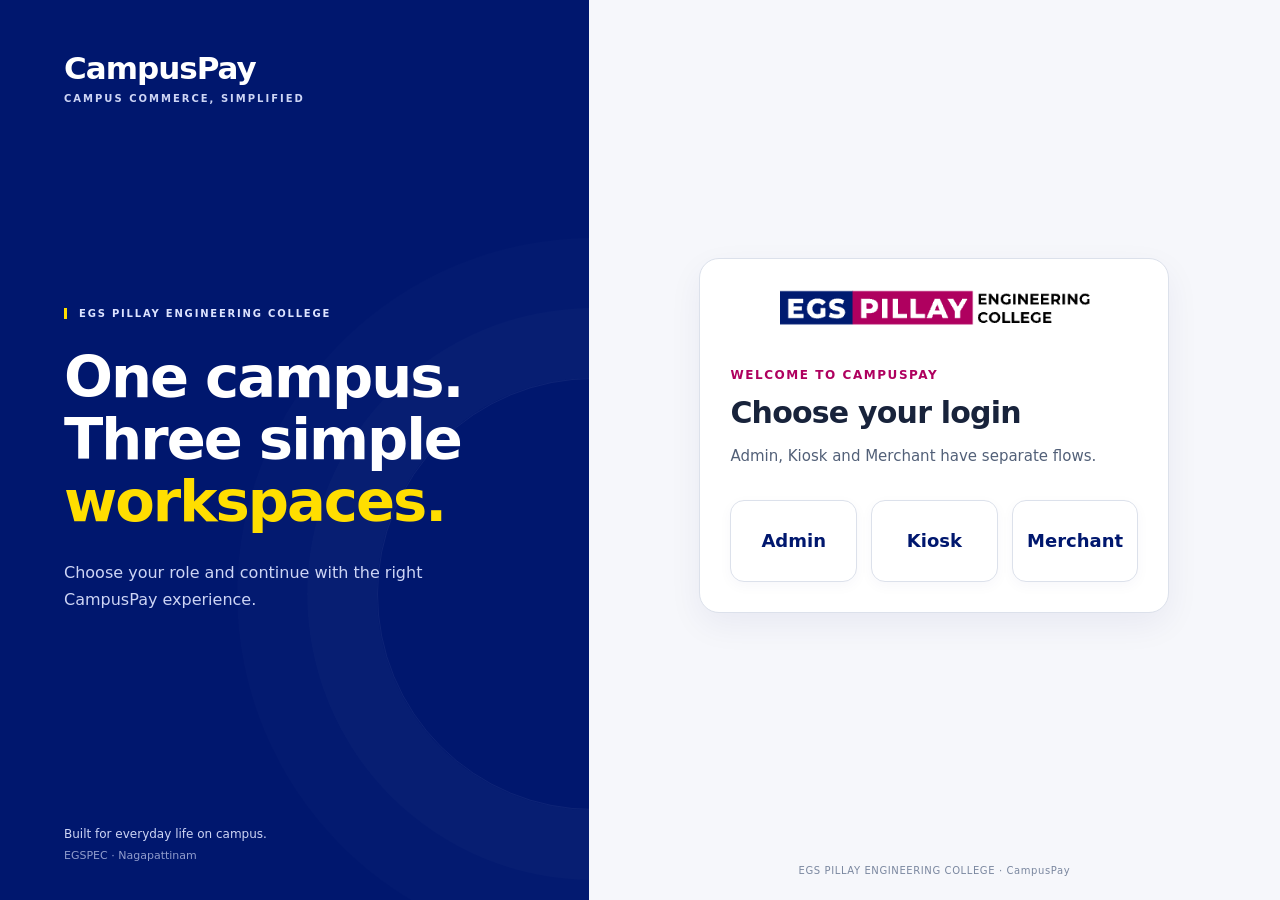
<file: frontend/demo/account.html>
<!doctype html><html lang="en"><head><meta charset="utf-8"><meta name="viewport" content="width=device-width,initial-scale=1"><title>Account settings · CampusPay</title><link rel="stylesheet" href="style.css"><link rel="stylesheet" href="login.css"></head>
<body class="role-app" data-page="account"><aside class="sidebar" id="shellSidebar"></aside><div class="app-body"><header class="topbar" id="shellHeader"></header><main><div class="page-heading"><div><p class="eyebrow">YOUR CAMPUSPAY ACCOUNT</p><h1>Account settings</h1><p class="muted">Keep your login details up to date.</p></div><a class="button ghost" id="backLink" href="login.html">← Back to workspace</a></div>
<div class="account-layout"><section class="card account-form"><h2>Login ID &amp; password</h2><p class="muted">Update either detail, or both together. Your current password is required.</p><form id="accountForm" class="form-stack">
<label for="loginId">Login ID</label><input id="loginId" name="username" autocomplete="username" autocapitalize="none" spellcheck="false" required minlength="3" maxlength="128" pattern="[A-Za-z0-9][A-Za-z0-9._@\-]{2,127}" aria-describedby="idHelp"><small id="idHelp" class="muted">3–128 characters. Letters, numbers, dot, _, @ and -.</small>
<label for="currentPassword">Current password</label><div class="password-field"><input id="currentPassword" name="current_password" type="password" autocomplete="current-password" required maxlength="256"><button type="button" class="password-toggle" data-password-toggle="currentPassword" aria-label="Show current password" aria-pressed="false">Show</button></div>
<label for="newPassword">New password <span class="optional">Optional</span></label><div class="password-field"><input id="newPassword" name="new_password" type="password" autocomplete="new-password" minlength="8" maxlength="72" aria-describedby="passwordHelp"><button type="button" class="password-toggle" data-password-toggle="newPassword" aria-label="Show new password" aria-pressed="false">Show</button></div><small class="muted" id="passwordHelp">At least 8 characters. Leave blank to keep your password.</small>
<label for="confirmPassword">Confirm new password</label><div class="password-field"><input id="confirmPassword" name="confirm_password" type="password" autocomplete="new-password" maxlength="72"><button type="button" class="password-toggle" data-password-toggle="confirmPassword" aria-label="Show confirmation password" aria-pressed="false">Show</button></div>
<div id="accountMsg" role="status" aria-live="polite"></div><button class="button primary auth-submit" id="saveAccount" type="submit" disabled>Save changes &amp; sign out <span aria-hidden="true">→</span></button></form></section>
<aside class="account-info"><section class="card"><div class="account-symbol"><svg class="icon"><use href="assets/icons.svg#user"/></svg></div><h2>Your account</h2><dl class="account-details"><dt>Login ID</dt><dd id="currentId">Loading…</dd><dt>Role</dt><dd id="currentRole">—</dd></dl></section><section class="card note-card"><h2>After you save</h2><p>You’ll be signed out of your current sessions. Sign in again using your updated login details.</p><p>Your Campus ID and payment PIN stay the same.</p></section></aside></div></main></div>
<script src="app.js"></script><script src="shell.js"></script><script src="account.js"></script></body></html>
</file>
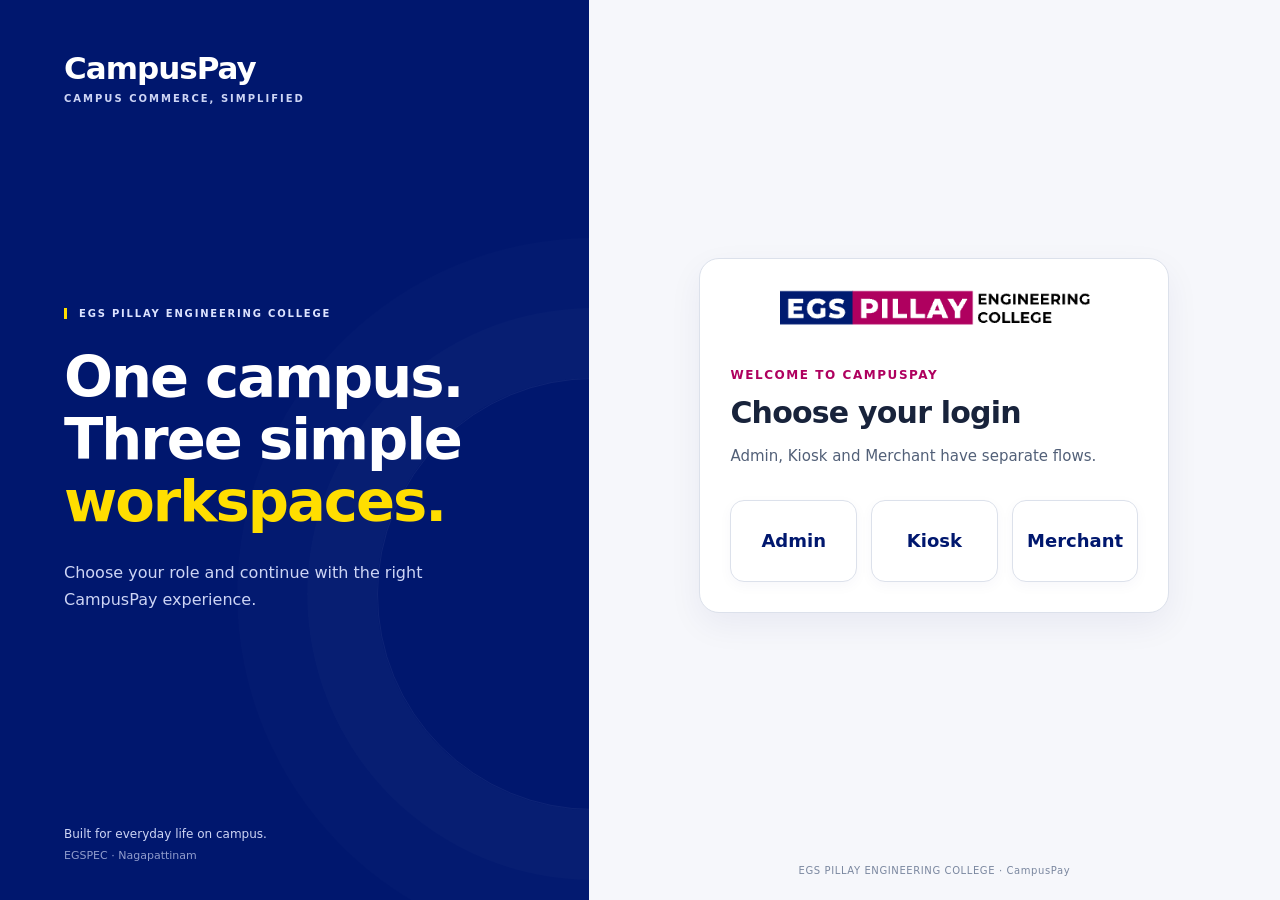
<file: frontend/demo/admin.html>
<!doctype html><html lang="en"><head><meta charset="utf-8"><meta name="viewport" content="width=device-width,initial-scale=1"><title>Admin · CampusPay</title><link rel="stylesheet" href="style.css"><link rel="stylesheet" href="portal.css"></head><body class="role-app" data-page="admin"><aside class="sidebar" id="shellSidebar"></aside><div class="app-body"><header class="topbar" id="shellHeader"></header><main><div class="page-heading"><div><p class="eyebrow">INSTITUTION WORKSPACE</p><h1 id="pageTitle">Campus overview</h1></div><button id="refresh">Refresh</button></div><div id="loadMsg" role="status"></div>
<section class="app-section" id="overview"><div class="grid dashboard-stats" id="stats"></div><div class="card"><h2>Recent payments</h2><div class="table-wrap" id="payments"></div></div><div class="card"><h2>Operational status</h2><p id="health"></p><p>Kiosk checkout uses a dedicated station session and two scans of the same finger. No PIN is needed.</p></div></section>
<section class="app-section" id="students" hidden><div class="grid g2"><div class="card"><h2>Register kiosk user</h2><form id="studentForm"><label>Full name<input name="name" required maxlength="200"></label><label>Kiosk ID<input name="unique_identifier" required maxlength="64"></label><button class="primary">Create kiosk user & wallet</button><p>Registration creates an empty wallet. Enroll the kiosk user's finger below before they can pay.</p></form></div><div class="card"><h2>Fingerprint enrollment</h2><form id="enrollForm"><label>Kiosk ID<input name="student" id="enrollStudent" type="text" placeholder="Enter Kiosk ID" autocomplete="off" required maxlength="64"><small id="enrollStudentInfo" aria-live="polite">Enter a registered Kiosk ID</small></label><label>Scanner station<select name="device_id" id="enrollDevice" required></select></label><label class="check"><input type="checkbox" name="consent" required> Kiosk has been informed and consented to fingerprint enrollment.</label><button class="primary">Start two-scan enrollment</button><button type="button" id="mobileEnroll" class="primary">Enroll with mobile sensor</button><p class="fine">On the account holder's phone, register its built-in passkey with their consent. The phone may use fingerprint, face or screen lock.</p></form><p id="enrollStatus" role="status"></p><button id="cancelEnroll" hidden>Cancel enrollment</button></div></div><div class="wallet-actions-grid" id="walletActionsGrid"><div class="card"><h2>Add Money</h2><form id="addMoneyForm" class="inline-form"><label>Kiosk ID<input id="moneyStudent" name="student" type="text" placeholder="Enter Kiosk ID" autocomplete="off" required maxlength="64"><small id="moneyStudentInfo" aria-live="polite">Enter a registered Kiosk ID</small></label><label>Amount &#8377;<input name="amount_cu" type="number" min="1" max="1000000" step="1" required></label><label>Collection / payment reference<input name="reference" required maxlength="128"></label><label>Reason<input name="reason" required maxlength="500"></label><label class="check"><input name="funds_received" type="checkbox" required> Funds have been received and verified</label><button class="primary">Add Money</button></form><p id="moneyStatus" role="status"></p></div><div class="card" id="walletRefundCard"><h2>Refund Money</h2><p>Return remaining wallet funds to the kiosk user. This is separate from food-payment refunds.</p>
<form id="walletWithdrawForm" class="inline-form">
<label>Kiosk ID<input name="student" id="withdrawStudent" placeholder="Enter Kiosk ID" required autocomplete="off" maxlength="64"><small id="withdrawStudentInfo" aria-live="polite">Enter a registered Kiosk ID</small></label>
<label>Refund Amount ₹<input type="number" name="amount_cu" min="1" max="1000000" step="1" required></label>
<label>Refund reference<input name="reference" required maxlength="128" placeholder="Unique cash/bank reference"></label>
<label>Reason<input name="reason" required maxlength="500" placeholder="Reason for refund"></label>
<label class="check"><input type="checkbox" name="funds_returned" required> Money has been returned to the student and verified</label>
<button class="primary" type="submit">Refund Money</button></form><p id="withdrawStatus" role="status" aria-live="polite"></p></div></div><div class="card"><h2>Kiosks & wallets</h2><input id="studentSearch" type="search" placeholder="Search Kiosk ID or name" aria-label="Search kiosk users"><div class="table-wrap" id="wallets"></div></div></section>
<section class="app-section" id="merchants-section" hidden><div class="grid g2"><div class="card"><h2>Add merchant / canteen</h2><form id="merchantForm"><label>Canteen name<input name="name" required maxlength="200"></label><label>Category<input name="category" value="Canteen" required></label><label>Staff name<input name="staff_name" required></label><label>Staff ID<input name="staff_identifier" required></label><label>Staff login<input name="username" required minlength="3" autocomplete="off"></label><label>Initial password<input name="password" type="password" required minlength="12" maxlength="72" autocomplete="new-password"></label><button class="primary">Create canteen & staff account</button></form></div><div class="card"><h2>Register ordering station</h2><form id="deviceForm"><label>Station name<input name="name" required></label><label>Canteen<select name="merchant_id" id="deviceMerchant" required></select></label><button class="primary">Register station</button></form><p>Open <a href="kiosk.html">the kiosk page</a> on the ordering machine. An administrator activates it with its station ID.</p><p>Provision the scanner key below and install it only in your trusted native scanner service.</p></div></div><div class="card"><h2>Canteens</h2><div class="table-wrap" id="merchants"></div></div><div class="card"><h2>Stations & scanner keys</h2><div class="table-wrap" id="kiosks"></div><div id="scannerSecret" hidden><p>Shown once. Save the key only in the corresponding trusted scanner or printer service. Never paste into kiosk user browsers.</p><textarea id="secretValue" readonly aria-label="Hardware service key"></textarea><button id="hideSecret">Hide key</button></div></div>
<div class="card"><h2>Add menu item</h2><form id="productForm" class="inline-form"><label>Canteen<select id="productMerchant" required></select></label><label>Category<select name="category_id" id="productCategory" required></select></label><label>Item name<input name="name" required></label><label>Price &#8377;<input name="price_cu" type="number" min="1" step="1" required></label><label>Stock<input name="stock_quantity" type="number" min="0" step="1" value="0" required></label><button class="primary">Add item</button></form><div class="table-wrap" id="products"></div></div></section>
<section class="app-section" id="transactions" hidden><div class="card"><h2>Refund</h2><p>Refund the full paid amount to the original kiosk user's wallet. Each payment can be refunded once.</p><form id="refundForm" class="inline-form"><label>Completed transaction<select id="refundPayment" name="payment_id" required></select></label><label>Refund reason<input name="reason" required maxlength="500"></label><button class="primary">Issue Refund</button></form><p id="refundStatus" role="status"></p><div class="table-wrap" id="refundHistory"></div></div><div class="card"><h2>Orders & receipt recovery</h2><p>Retrieve an existing paid receipt if a printer fails. Never collect payment again for the same order.</p><div class="table-wrap" id="transactionList"></div></div><div class="card" id="recoveredReceipt" hidden><pre id="receiptText"></pre><button id="reprint">Print copy</button></div></section>
<section class="app-section" id="operations" hidden><div class="card"><h2>Wallet / ledger reconciliation</h2><button id="reconcile">Run reconciliation</button><pre id="recout"></pre></div><div class="card"><h2>Audit trail</h2><div class="table-wrap" id="audit"></div></div><div class="card"><h2>Go-live requirements</h2><p>Use PostgreSQL and HTTPS, connect and validate the real fingerprint adapter, configure Windows Assigned Access and the printer, and complete the deployment checklist in PRODUCTION_READINESS.md.</p><p>Admin manual Add Money and full wallet refunds are available. Payment gateway collection and settlement approval remain separate. Demo funding is disabled in production.</p></div></section>
</main></div><script src="app.js"></script><script src="shell.js"></script><script src="mobile-auth.js"></script><script src="admin.js"></script></body></html>
</file>
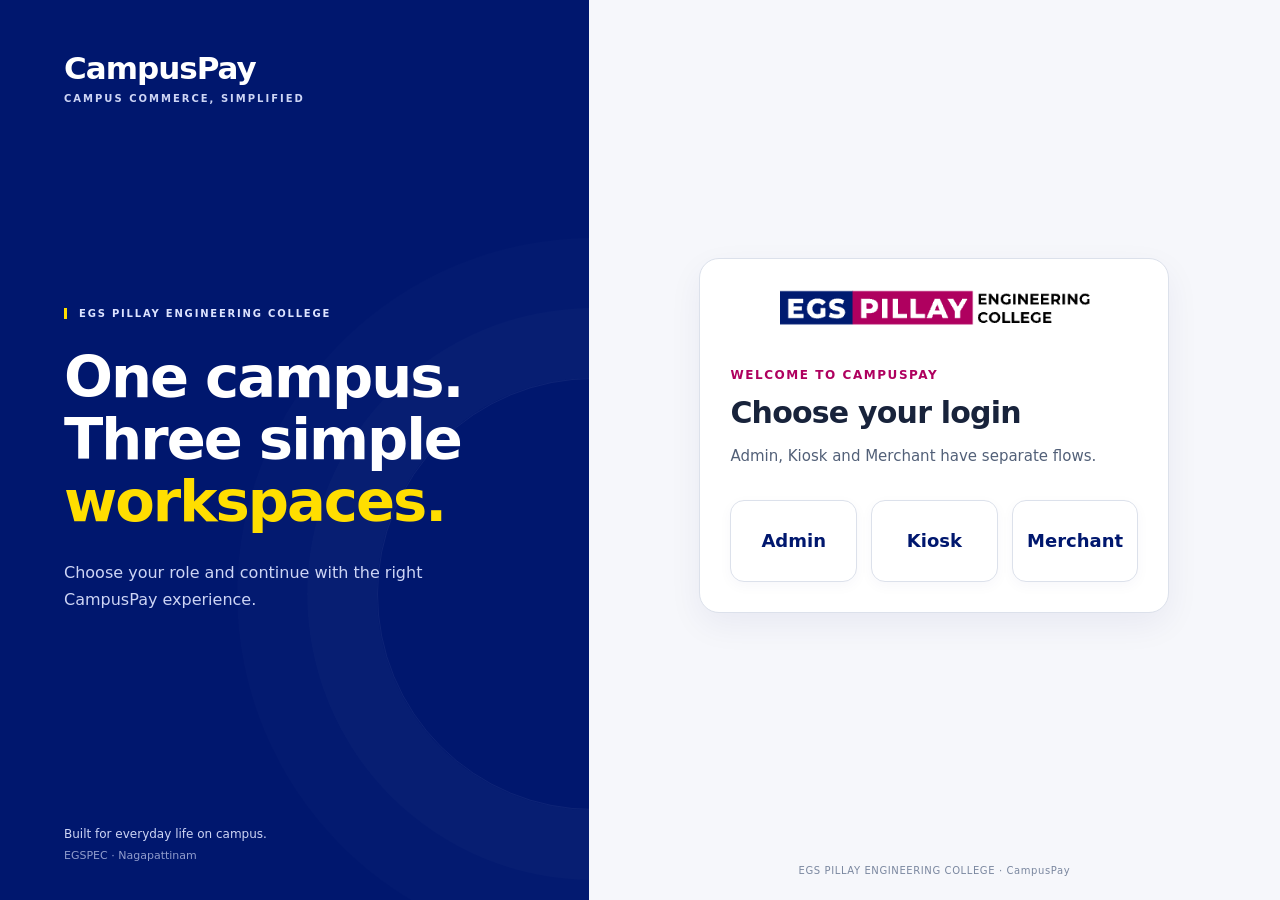
<file: frontend/demo/login.html>
<!doctype html><html lang="en"><head><meta charset="utf-8"><meta name="viewport" content="width=device-width,initial-scale=1"><title>CampusPay · Choose login</title><link rel="stylesheet" href="style.css"><link rel="stylesheet" href="login.css"></head><body class="auth-page"><main class="auth-layout"><section class="auth-story"><a class="auth-brand" href="login.html">CampusPay<span>CAMPUS COMMERCE, SIMPLIFIED</span></a><div class="story-copy"><span class="story-tag">EGS PILLAY ENGINEERING COLLEGE</span><h1>One campus.<br>Three simple<br><em>workspaces.</em></h1><p>Choose your role and continue with the right CampusPay experience.</p></div><div class="story-footer">Built for everyday life on campus.<span>EGSPEC · Nagapattinam</span></div></section><section class="auth-panel"><div class="auth-form-wrap"><img class="auth-logo" src="assets/egs-logo.svg" alt="EGS Pillay Engineering College"><div class="auth-heading"><p class="eyebrow">WELCOME TO CAMPUSPAY</p><h2>Choose your login</h2><p>Admin, Kiosk and Merchant have separate flows.</p></div><div class="role-grid" id="roleGrid"><button class="role-card" data-role="ADMIN"><b>Admin</b></button><button class="role-card" data-role="STUDENT"><b>Kiosk</b></button><button class="role-card" data-role="MERCHANT_STAFF"><b>Merchant</b></button></div><form id="loginForm" class="form-stack role-form" hidden><input id="inst" value="EGS-ENGG" type="hidden"><label for="user">Login ID</label><input id="user" required autocomplete="username"><label for="pass">Password</label><div class="password-field"><input id="pass" type="password" required autocomplete="current-password"><button type="button" class="password-toggle" data-password-toggle="pass">Show</button></div><div id="msg"></div><button class="button primary auth-submit" id="go" type="submit">Sign in <span>→</span></button><button type="button" class="ghost back-role">← Back</button></form></div><footer class="auth-footer">EGS PILLAY ENGINEERING COLLEGE · CampusPay</footer></section></main><script src="app.js"></script><script src="login.js"></script></body></html>
</file>
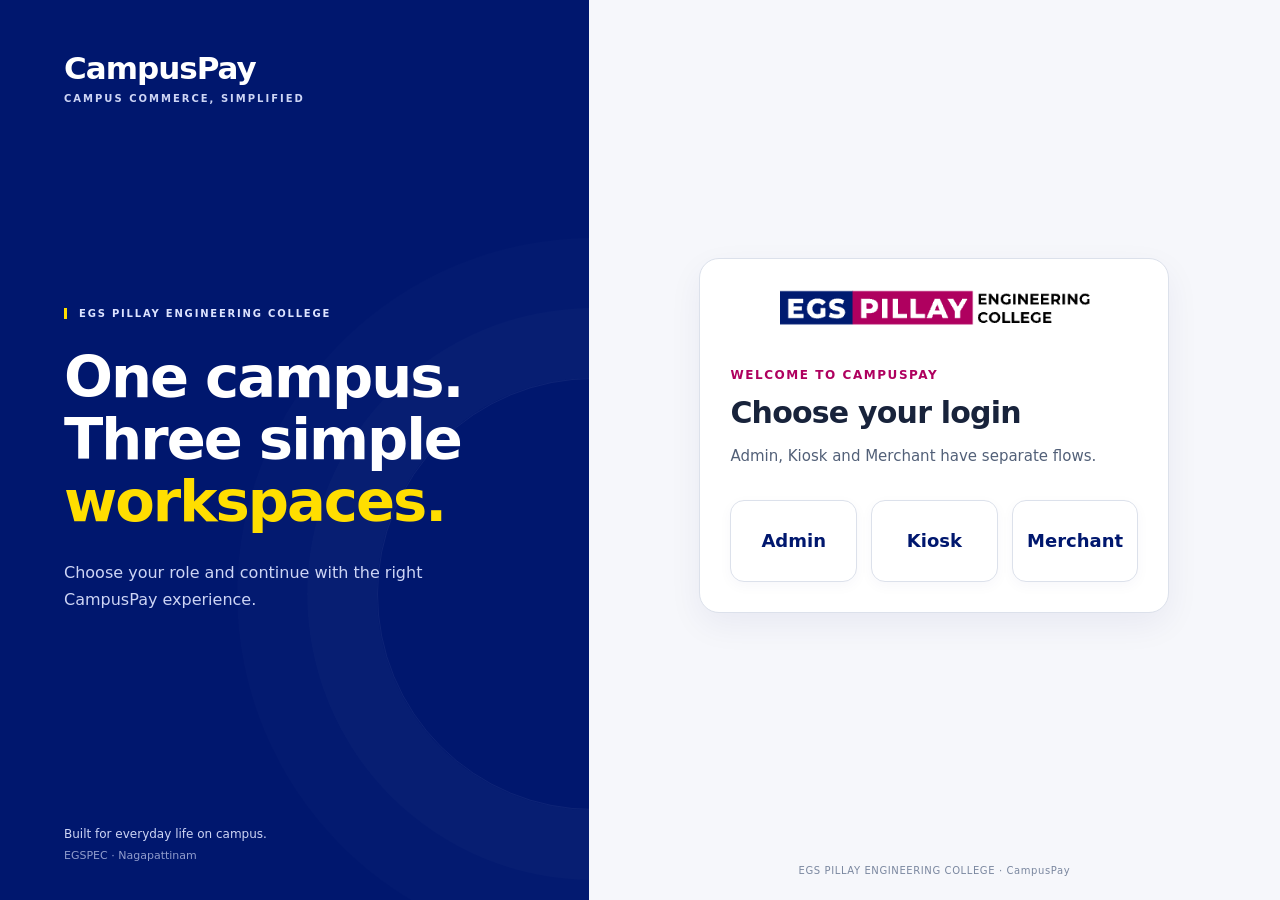
<file: frontend/demo/merchant.html>
<!doctype html><html lang="en"><head><meta charset="utf-8"><meta name="viewport" content="width=device-width,initial-scale=1"><title>Merchant workspace · CampusPay</title><link rel="stylesheet" href="style.css"><link rel="stylesheet" href="portal.css"></head>
<body class="role-app merchant-page" data-page="merchant"><aside class="sidebar" id="shellSidebar"></aside><div class="app-body"><header class="topbar" id="shellHeader"></header>
<main id="overview"><div class="page-heading"><div><p class="eyebrow">MERCHANT WORKSPACE</p><h1>Merchant dashboard</h1><span id="merchantName" hidden></span></div><a class="button accent" href="kiosk.html">Open ordering station</a></div>
<div class="grid merchant-stats" id="merchantStats"></div>
<div class="merchant-split"><div class="card merchant-action-card"><h2>Ordering station</h2><a class="button primary merchant-main-action" href="kiosk.html">Open ordering station</a></div>
<div class="card" id="recent"><div class="card-head"><h2>Recent paid orders</h2></div><label class="sr-only" for="orderSearch">Search orders</label><input class="search-field" id="orderSearch" type="search" placeholder="Search order reference"><div id="recentList"></div></div></div>
<section class="card"><h2>Canteen availability & menu</h2><p id="canteenStatus"></p><button id="toggleCanteen">Change availability</button><div id="merchantMsg" role="status"></div><form id="addProduct" class="inline-form"><label>Category<select id="merchantCategory" name="category_id" required></select></label><label>Item name<input name="name" required></label><label>Price &#8377;<input name="price_cu" type="number" min="1" step="1" required></label><label>Stock<input name="stock_quantity" type="number" min="0" step="1" required></label><button class="primary">Add item</button></form></section><section class="card"><div class="card-head"><h2>Live stock</h2></div><div class="table-wrap" id="merchantStock"></div></section><section id="queue"><h2 class="section-heading">Fulfillment queue</h2><div class="grid g2" id="cols"></div></section>
<footer class="dashboard-footer"><span>EGS PILLAY ENGINEERING COLLEGE / CampusPay</span><span>Live inventory · auto refresh</span></footer></main></div>
<script src="app.js"></script><script src="shell.js"></script><script src="merchant.js"></script></body></html>
</file>
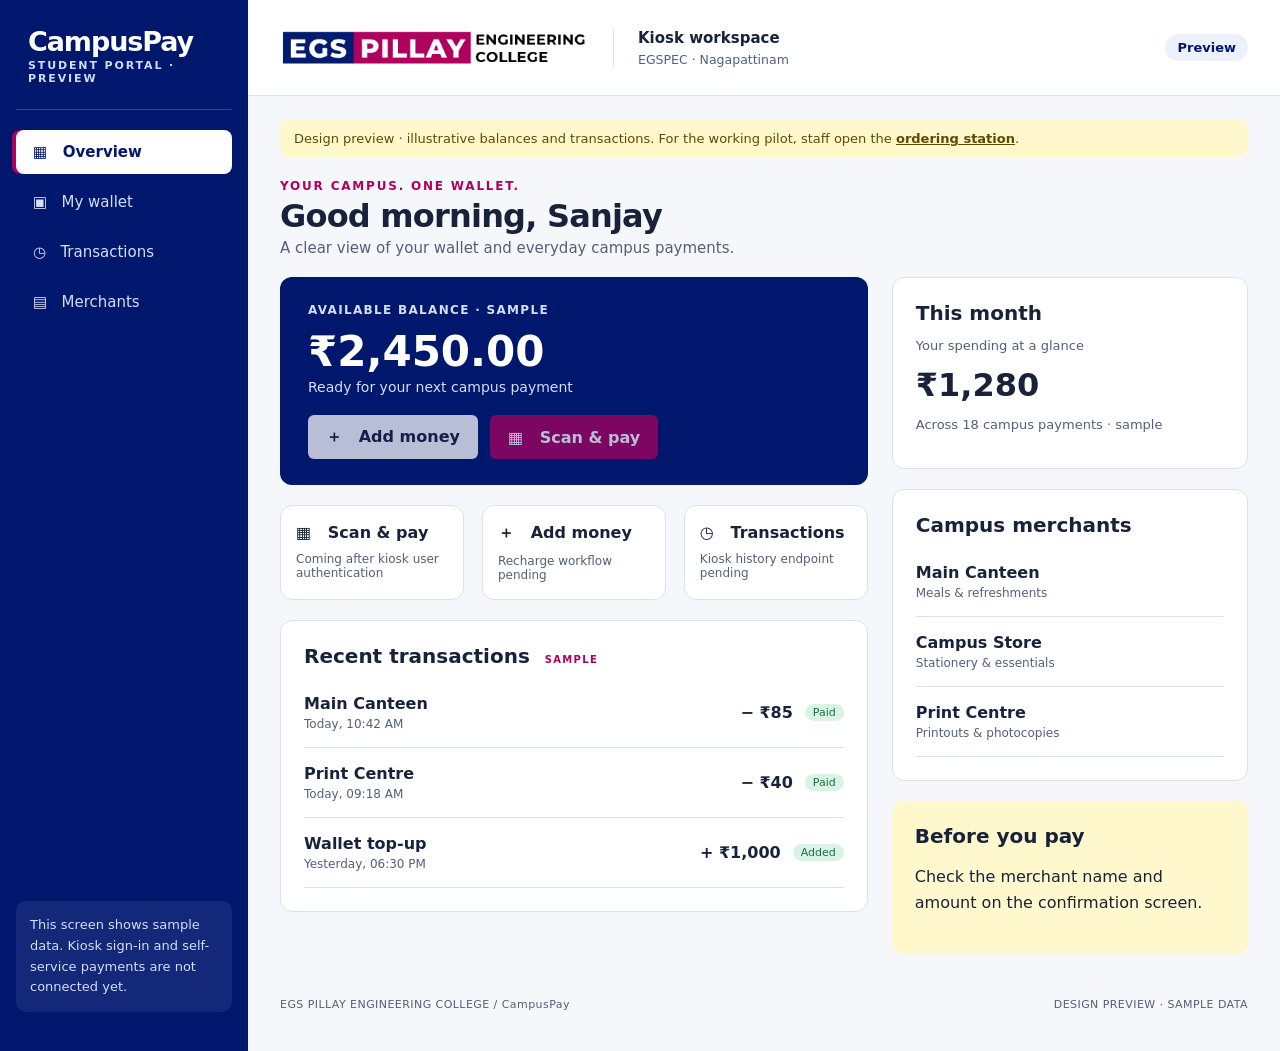
<file: frontend/demo/student-preview.html>
<!doctype html><html lang="en"><head><meta charset="utf-8"><meta name="viewport" content="width=device-width,initial-scale=1"><title>CampusPay — Kiosk layout preview</title><link rel="stylesheet" href="style.css"><link rel="stylesheet" href="student-preview.css"></head>
<body class="student-preview"><aside class="sidebar"><div class="sidebar-brand">CampusPay<small>STUDENT PORTAL · PREVIEW</small></div><nav aria-label="Kiosk navigation"><a class="active" href="#overview">▦ &nbsp; Overview</a><a href="#wallet">▣ &nbsp; My wallet</a><a href="#activity">◷ &nbsp; Transactions</a><a href="#merchants">▤ &nbsp; Merchants</a></nav><p class="sidebar-note">This screen shows sample data. Kiosk sign-in and self-service payments are not connected yet.</p></aside>
<div class="app-body"><header class="topbar"><img class="college-logo" src="assets/egs-logo.svg" alt="EGS Pillay Engineering College" width="414" height="48"><div class="workspace-label">Kiosk workspace<small>EGSPEC · Nagapattinam</small></div><span class="student-badge">Preview</span></header>
<main id="overview"><div class="preview-note" role="note">Design preview · illustrative balances and transactions. For the working pilot, staff open the <a href="login.html">ordering station</a>.</div>
<div class="page-heading"><div><p class="eyebrow">YOUR CAMPUS. ONE WALLET.</p><h1>Good morning, Sanjay</h1><p class="muted">A clear view of your wallet and everyday campus payments.</p></div></div>
<div class="student-grid"><div class="main-column"><section class="wallet-card" id="wallet"><small>AVAILABLE BALANCE · SAMPLE</small><strong>&#8377;2,450.00</strong><p>Ready for your next campus payment</p><div class="wallet-actions"><button type="button" disabled title="Kiosk recharge is not available in this pilot">＋ &nbsp; Add money</button><button type="button" disabled title="Kiosk scan and pay is not available in this pilot">▦ &nbsp; Scan &amp; pay</button></div></section>
<div class="quick-actions"><div><b>▦ &nbsp; Scan &amp; pay</b><small>Coming after kiosk user authentication</small></div><div><b>＋ &nbsp; Add money</b><small>Recharge workflow pending</small></div><div><b>◷ &nbsp; Transactions</b><small>Kiosk history endpoint pending</small></div></div>
<section class="card" id="activity"><h2>Recent transactions <span class="sample-tag">SAMPLE</span></h2><div class="activity-row"><div><b>Main Canteen</b><small>Today, 10:42 AM</small></div><strong>− &#8377;85</strong><span class="pill COMPLETED">Paid</span></div><div class="activity-row"><div><b>Print Centre</b><small>Today, 09:18 AM</small></div><strong>− &#8377;40</strong><span class="pill COMPLETED">Paid</span></div><div class="activity-row"><div><b>Wallet top-up</b><small>Yesterday, 06:30 PM</small></div><strong>+ &#8377;1,000</strong><span class="pill COMPLETED">Added</span></div></section></div>
<div class="side-column"><section class="card month"><h2>This month</h2><p class="muted">Your spending at a glance</p><strong>&#8377;1,280</strong><p class="muted">Across 18 campus payments · sample</p></section><section class="card" id="merchants"><h2>Campus merchants</h2><div class="activity-row"><div><b>Main Canteen</b><small>Meals &amp; refreshments</small></div></div><div class="activity-row"><div><b>Campus Store</b><small>Stationery &amp; essentials</small></div></div><div class="activity-row"><div><b>Print Centre</b><small>Printouts &amp; photocopies</small></div></div></section><section class="card tip"><h2>Before you pay</h2><p>Check the merchant name and amount on the confirmation screen.</p></section></div></div>
<footer>EGS PILLAY ENGINEERING COLLEGE / CampusPay <span>DESIGN PREVIEW · SAMPLE DATA</span></footer></main></div>
<nav class="mobile-nav" aria-label="Mobile kiosk user navigation"><a href="#overview">▦<small>Home</small></a><a href="#wallet">▣<small>Wallet</small></a><a href="#activity">◷<small>History</small></a><a href="#merchants">▤<small>Merchants</small></a></nav></body></html>
</file>
<file: frontend/demo/style.css>
:root{--bg:#f4f6fa;--card:#fff;--ink:#1c2333;--muted:#6b7488;--brand:#1f4fd8;--ok:#0f8a4b;--bad:#c62828;--warn:#b26a00;--line:#dfe4ee}
*{box-sizing:border-box}body{margin:0;font-family:system-ui,Segoe UI,Roboto,sans-serif;background:var(--bg);color:var(--ink)}
header{background:var(--brand);color:#fff;padding:12px 20px;display:flex;gap:16px;align-items:center;flex-wrap:wrap}
header h1{font-size:18px;margin:0;flex:1}header a,header button{color:#fff;background:transparent;border:1px solid #ffffff88;border-radius:6px;padding:5px 10px;text-decoration:none;cursor:pointer;font-size:13px}
main{max-width:1150px;margin:18px auto;padding:0 16px;display:grid;gap:16px}
.card{background:var(--card);border:1px solid var(--line);border-radius:10px;padding:16px}
.card h2{margin:0 0 10px;font-size:16px}.grid{display:grid;gap:12px}.g2{grid-template-columns:repeat(auto-fit,minmax(320px,1fr))}.g4{grid-template-columns:repeat(auto-fit,minmax(170px,1fr))}
.stat{background:#f0f4ff;border-radius:8px;padding:10px}.stat b{display:block;font-size:22px}.stat span{font-size:12px;color:var(--muted)}
table{width:100%;border-collapse:collapse;font-size:13px}th,td{text-align:left;padding:6px 8px;border-bottom:1px solid var(--line)}th{color:var(--muted);font-weight:600}
input,select,button{font:inherit;padding:8px 10px;border:1px solid var(--line);border-radius:6px}button.primary{background:var(--brand);color:#fff;border-color:var(--brand);cursor:pointer}
button.primary:disabled{opacity:.5;cursor:not-allowed}button.ghost{background:#fff;cursor:pointer}
.row{display:flex;gap:8px;flex-wrap:wrap;align-items:center}.muted{color:var(--muted);font-size:13px}.ok{color:var(--ok)}.bad{color:var(--bad)}
.banner{padding:10px 12px;border-radius:8px;font-size:13px}.banner.demo{background:#fff4e0;color:var(--warn);border:1px solid #f1d29b}.banner.err{background:#fdeaea;color:var(--bad)}.banner.good{background:#e6f6ee;color:var(--ok)}
.menu{display:grid;grid-template-columns:repeat(auto-fill,minmax(190px,1fr));gap:10px}.item{border:1px solid var(--line);border-radius:8px;padding:10px}.item.off{opacity:.45}
.pill{display:inline-block;padding:2px 8px;border-radius:99px;font-size:11px;background:#eef1f7}.pill.PAID,.pill.COMPLETED,.pill.ISSUED{background:#d9f3e5;color:var(--ok)}.pill.FAILED,.pill.SOLD_OUT,.pill.UNAVAILABLE{background:#fde4e4;color:var(--bad)}.pill.PREPARING{background:#fff1d6;color:var(--warn)}.pill.READY{background:#dbe7ff;color:var(--brand)}
.receipt{font-family:ui-monospace,Menlo,monospace;font-size:13px;border:2px dashed var(--line);padding:14px;background:#fffef8;white-space:pre-wrap}
.steps{display:flex;gap:6px;font-size:12px;color:var(--muted);flex-wrap:wrap}.steps b{color:var(--brand)}

/* EGS role designs: shared application shell and tokens. */
:root{--bg:#F6F7FB;--card:#fff;--ink:#18233B;--muted:#526078;--brand:#00176E;--accent:#AF005F;--ok:#167044;--bad:#B42332;--warn:#785800;--line:#DCE1EB}
body{font-family:Inter,ui-sans-serif,system-ui,-apple-system,"Segoe UI",sans-serif}
.role-app{display:flex;min-height:100vh}
.role-app .sidebar{position:sticky;top:0;align-self:flex-start;width:248px;min-width:248px;height:100vh;background:var(--brand);color:white;padding:26px 16px;display:flex;flex-direction:column}
.sidebar-brand{color:#fff;text-decoration:none;font-size:27px;font-weight:750;letter-spacing:-.04em;padding:0 12px 25px;border-bottom:1px solid #ffffff33}
.sidebar-brand small{display:block;font-size:11px;letter-spacing:.19em;margin-top:2px;font-weight:650;color:#d1dbfb}
.sidebar nav{display:grid;gap:6px;margin-top:20px}.sidebar nav a,.sidebar-bottom button{display:block;color:#d4def5;text-decoration:none;padding:13px 17px;border-radius:8px;font-size:15px;background:transparent;border:0;text-align:left;cursor:pointer}
.sidebar nav a:hover,.sidebar-bottom button:hover{background:#ffffff20;color:#fff}.sidebar nav .active{background:#fff;color:var(--brand);font-weight:700;box-shadow:-4px 0 0 var(--accent)}
.sidebar-bottom{margin-top:auto}.app-body{min-width:0;flex:1}
.role-app .topbar{background:#fff;border-bottom:1px solid var(--line);color:var(--ink);padding:20px 32px;display:flex;gap:28px;align-items:center;min-height:96px}
.college-lockup{display:flex;align-items:center;gap:7px;white-space:nowrap}.college-lockup strong{font-size:14px;line-height:1.05;color:#171a23}.college-emblem{font-size:23px;background:var(--brand);color:#fff;font-weight:800;line-height:1;padding:7px 3px}.college-emblem b{background:var(--accent);padding:7px 5px}
.workspace-label{border-left:1px solid var(--line);padding-left:24px;font-weight:650;font-size:15px}.workspace-label small{display:block;font-weight:400;color:var(--muted);margin-top:5px}.topbar-account{margin-left:auto;color:var(--ink);font-weight:600;font-size:14px}.topbar-account button{margin-left:12px;color:var(--brand);background:#fff;border:1px solid var(--line)}
.role-app main{max-width:1240px;margin:0 auto;padding:28px 32px 64px;gap:24px}
.page-heading{display:flex;align-items:center;justify-content:space-between;gap:20px}.page-heading h1{font-size:32px;letter-spacing:-.025em;margin:4px 0}.page-heading .muted{font-size:15px;margin:0}.eyebrow{font-size:12px;color:var(--accent);letter-spacing:.15em;font-weight:750;margin:0}
.role-app .card{border-radius:12px;padding:23px;border:1px solid var(--line);box-shadow:0 1px 2px #00176e06;min-width:0;overflow-x:auto}
.role-app .card h2,.section-heading{font-size:21px;margin:0 0 12px;letter-spacing:-.015em}.section-heading{margin:0 0 6px}
.role-app .grid{gap:20px}.role-app .g4{grid-template-columns:repeat(auto-fit,minmax(200px,1fr))}
.role-app .stat{border:1px solid var(--line);border-radius:12px;background:#fff;padding:20px;min-height:120px;display:flex;flex-direction:column;justify-content:center;gap:8px}
.role-app .stat b{font-size:28px;letter-spacing:-.03em}.role-app .stat span{font-size:14px;line-height:1.35}
.role-app table{font-size:13px}.role-app th,.role-app td{padding:11px 9px}.role-app th{text-transform:uppercase;font-size:11px;letter-spacing:.055em;white-space:nowrap}.role-app .muted{font-size:14px}
.role-app input,.role-app select{border-color:#7A879F;min-height:44px;max-width:100%}.role-app button,.role-app .button{min-height:44px;padding:10px 14px;border-radius:8px}
.role-app button.primary,.role-app .button.primary{background:var(--brand);color:white;border-color:var(--brand)}.role-app .button.accent{background:var(--accent);color:white;border-color:var(--accent)}
.role-app .button{display:inline-flex;align-items:center;justify-content:center;text-decoration:none;font-weight:650}.role-app .button:hover{filter:brightness(.9)}
.role-app .banner.demo{background:#FFF8CC;border-color:#ffed99;color:#624900}
.role-app .pill{padding:5px 10px;font-size:11px;font-weight:650}.role-app .pill.PAID,.role-app .pill.COMPLETED,.role-app .pill.COLLECTED{background:#EAF6EF;color:var(--ok)}
.role-app .pill.READY{background:#EDF1FC;color:var(--brand)}.role-app .pill.PREPARING{background:#FFF8CC;color:var(--warn)}
.activity-row{display:flex;align-items:center;gap:12px;border-bottom:1px solid var(--line);padding:16px 0}.activity-row>div{flex:1;min-width:0}.activity-row b,.activity-row small{display:block}.activity-row small{font-size:12px;color:var(--muted);margin-top:4px}.activity-row strong{white-space:nowrap;color:var(--ok)}
.role-app #queue{scroll-margin-top:20px}.role-app #queue .g2{margin-top:18px}.role-app #queue .item{margin-top:9px}
:focus-visible{outline:3px solid var(--accent);outline-offset:2px}
@media(max-width:850px){.role-app{display:block}.role-app .sidebar{position:static;width:100%;height:auto;padding:12px;display:block}.sidebar-brand{display:block;font-size:21px;padding:6px 8px}.sidebar-brand small{font-size:9px}.sidebar nav{display:flex;overflow-x:auto;gap:4px;margin-top:8px}.sidebar nav a{white-space:nowrap;padding:10px}.sidebar-bottom{display:none}.role-app .topbar{padding:12px 20px;min-height:70px}.workspace-label{display:none}.role-app main{padding:24px 20px}.college-lockup strong{font-size:11px}.college-emblem{font-size:18px}.topbar-account{font-size:12px}}
@media(max-width:560px){.role-app .topbar-account{max-width:115px;text-align:right}.role-app .topbar-account button{margin:4px 0 0}.role-app .page-heading{align-items:flex-start;flex-direction:column}.role-app .page-heading h1{font-size:27px}.role-app .g2{grid-template-columns:minmax(0,1fr)}.role-app .card{padding:17px}}

/* EGS shared controls and final shell. */
.icon{width:21px;height:21px;flex:none;vertical-align:middle}.button{display:inline-flex;align-items:center;justify-content:center;gap:10px;min-height:44px;padding:11px 18px;border:1px solid var(--line);border-radius:8px;font:inherit;font-size:14px;font-weight:650;text-decoration:none;cursor:pointer;background:#fff;color:var(--ink)}.button.primary{background:var(--brand);border-color:var(--brand);color:#fff}.button.accent{background:var(--accent);border-color:var(--accent);color:#fff}.button:disabled{opacity:.5;cursor:wait}input,select{min-height:44px;border:1px solid #7A879F;border-radius:8px;background:#fff;color:var(--ink);padding:11px 13px;font:inherit}input::placeholder{color:#7A879F}label{font-size:14px;font-weight:600}.role-app .sidebar nav a,.role-app .sidebar-bottom button{display:flex;align-items:center;gap:14px;padding:13px 16px}.role-app .sidebar-brand{font-size:30px;letter-spacing:-.7px}.role-app .sidebar-brand small{margin-top:6px;font-size:10px}.role-app .sidebar-bottom{padding:0 4px}.sidebar-support{border-radius:10px;background:#ffffff12;padding:17px 14px;margin:20px 0}.sidebar-support strong{font-size:14px;margin-left:7px}.sidebar-support p{color:#cdd5f5;font-size:12px;line-height:1.6;margin:9px 0 0}.brand-link{display:flex;align-items:center;border:0;padding:0;background:transparent}.college-logo{width:307px;max-width:100%;height:auto}.role-app .topbar a{padding:0;border:0}.role-app .topbar .account-link{display:flex;align-items:center;gap:12px;text-decoration:none;color:var(--ink);background:transparent;font-size:14px}.account-link small{display:block;color:var(--muted);font-size:11px;margin-top:4px;font-weight:400}.avatar{width:38px;height:38px;border-radius:50%;display:flex;align-items:center;justify-content:center;background:#EDF1FC;color:var(--brand);font-size:13px;font-weight:750}.role-app .workspace-label{font-size:14px}.role-app .topbar{flex-wrap:nowrap}.role-app .card h2{font-size:20px}.role-app .stat b{font-size:30px}.role-app .stat .stat-icon{width:36px;height:36px;display:inline-flex;align-items:center;justify-content:center;border-radius:9px;background:#EDF1FC;color:#00176E}.role-app .stat-head{display:flex;align-items:center;gap:12px}.role-app .stat{gap:10px;padding:20px}.role-app .stat .stat-hint{font-size:12px}.role-app .stat .stat-head span{font-size:13px}.role-app .dashboard-stats{grid-template-columns:repeat(4,minmax(0,1fr))}.role-app .stat b{overflow-wrap:anywhere}.table-wrap{overflow-x:auto}table th{background:#F6F7FB}table tbody tr:last-child td{border-bottom:0}.role-app .card-head{display:flex;align-items:center;justify-content:space-between;gap:15px;margin-bottom:18px}.role-app .card-head h2{margin:0}.role-app .card-head small{color:var(--muted);font-size:12px}.role-app .overview-split{display:grid;grid-template-columns:minmax(0,1.65fr) minmax(280px,1fr);gap:24px}.collection-row{display:grid;grid-template-columns:135px minmax(30px,1fr) 110px;gap:15px;align-items:center;font-size:13px;padding:13px 0}.collection-row strong{text-align:right}.collection-bar{height:12px;border-radius:50px;background:#EDF1FC;overflow:hidden}.collection-bar span{display:block;height:100%;background:var(--brand);border-radius:50px}.collection-row:first-child .collection-bar span{background:var(--accent)}.empty-state{padding:34px 12px;text-align:center;color:var(--muted);font-size:14px;line-height:1.6}.summary-row{display:flex;justify-content:space-between;gap:14px;padding:14px 0;border-bottom:1px solid var(--line);font-size:14px}.summary-row strong{white-space:nowrap}.text-link{color:var(--accent);text-decoration:none;font-weight:650;font-size:14px}.dashboard-footer{display:flex;justify-content:space-between;color:var(--muted);font-size:10px;letter-spacing:.04em;margin-top:12px}.app-section[hidden]{display:none!important}.app-section{display:grid;gap:24px;min-width:0}.section-title{font-size:26px;letter-spacing:-.5px;margin:0}.role-app main{align-content:start}.role-app .card>p.muted{line-height:1.65}.account-layout{display:grid;grid-template-columns:minmax(0,1.5fr) minmax(270px,1fr);gap:24px;max-width:1000px}.account-form .form-stack{margin-top:26px;max-width:520px}.account-info{display:grid;align-content:start;gap:20px}.account-symbol{display:flex;align-items:center;justify-content:center;width:42px;height:42px;color:var(--brand);background:#EDF1FC;border-radius:10px;margin-bottom:16px}.account-details{margin:20px 0 0}.account-details dt{color:var(--muted);font-size:12px;margin-top:20px}.account-details dd{margin:6px 0 0;font-size:15px;font-weight:600;overflow-wrap:anywhere}.role-app .note-card{background:#FFF8CC;border-color:#FFF8CC;color:var(--brand)}.note-card p{font-size:14px;line-height:1.65}.optional{font-size:11px;color:var(--muted);font-weight:400;margin-left:6px}.form-stack small{font-size:12px;line-height:1.55}.role-app .password-toggle{min-height:40px;padding:0 12px;border:0}.role-app .merchant-split{display:grid;grid-template-columns:minmax(280px,1fr) minmax(0,2fr);gap:24px}.order-start-steps{display:grid;gap:20px;margin:26px 0;counter-reset:steps}.order-start-steps>div{display:flex;align-items:center;gap:12px;font-size:14px;line-height:1.5}.order-start-steps>div:before{counter-increment:steps;content:counter(steps);background:#EDF1FC;color:var(--brand);border-radius:50%;min-width:30px;height:30px;display:flex;align-items:center;justify-content:center;font-weight:700}.search-field{width:100%;background:#F6F7FB;border:0;padding:14px 16px;margin:4px 0 14px}.role-app .banner.demo{font-size:12px;line-height:1.6}.role-app .muted small{font-size:11px}
@media(max-width:1200px){.college-logo{width:240px}.role-app .workspace-label{padding-left:16px}.role-app .topbar{gap:18px;padding:20px 26px}.role-app main{padding:26px}.role-app .dashboard-stats{grid-template-columns:repeat(2,minmax(0,1fr))}.role-app .overview-split{grid-template-columns:minmax(0,1.4fr) minmax(250px,1fr)}}
@media(max-width:1000px){.role-app .overview-split,.account-layout,.role-app .merchant-split{grid-template-columns:minmax(0,1fr)}.role-app .workspace-label{display:none}.collection-row{grid-template-columns:130px minmax(30px,1fr) 90px}}
@media(max-width:850px){.role-app .sidebar nav{display:flex}.role-app .sidebar nav a{gap:7px;padding:10px}.role-app .sidebar .sidebar-brand{font-size:23px}.role-app .sidebar-support{display:none}.role-app .sidebar-bottom{display:none}.role-app .topbar{padding:18px 20px}.role-app main{padding:24px 20px 45px}.role-app .topbar .college-logo{width:270px}}
@media(max-width:560px){.role-app .topbar .college-logo{width:220px}.account-link>span:last-child{display:none}.role-app .topbar-account{max-width:none}.role-app .stat{padding:15px;min-height:125px}.role-app .stat b{font-size:23px}.role-app .stat .stat-head{gap:7px}.role-app .stat .stat-head span{font-size:12px}.role-app .dashboard-stats{gap:12px}.role-app .card-head{flex-wrap:wrap}.collection-row{grid-template-columns:95px minmax(20px,1fr) 78px;gap:8px;font-size:11px}.dashboard-footer{flex-direction:column;gap:8px}.role-app .sidebar nav .icon{width:17px;height:17px}.role-app .sidebar nav a{font-size:13px}.account-layout{display:block}.account-info{margin-top:20px}}
.sr-only{position:absolute;width:1px;height:1px;padding:0;margin:-1px;overflow:hidden;clip:rect(0,0,0,0);white-space:nowrap;border:0}.role-app .merchant-stats{grid-template-columns:repeat(3,minmax(0,1fr))}.activity-icon{width:40px;height:40px;display:flex;align-items:center;justify-content:center;background:#EAF6EF;color:#167044;border-radius:10px;flex:none}.role-app .activity-row b{font-size:14px}.role-app .activity-row strong{font-size:14px}.role-app .activity-row{gap:12px}.role-app .search-field{border:0;min-height:44px}.role-app .card-head+.table-wrap{margin-top:8px}@media(max-width:600px){.role-app .merchant-stats{grid-template-columns:1fr}.activity-row{flex-wrap:wrap}.activity-row small{overflow-wrap:anywhere}.student-preview .college-logo{width:270px}.student-preview .topbar{gap:12px}}
.pill.ACTIVE,.pill.AVAILABLE{background:#d9f3e5;color:var(--ok)}.pill.INACTIVE{background:#fde4e4;color:var(--bad)}


/* CampusPay template consistency pass */
:root{--cp-navy:#00176E;--cp-magenta:#AF005F;--cp-bg:#F6F7FB;--cp-card:#FFFFFF;--cp-line:#DCE1EB;--cp-text:#18233B;--cp-muted:#667085;--cp-soft:#EDF1FC}
.role-app main{max-width:1440px;margin:0 auto;width:100%}
.role-app .page-heading{padding-bottom:2px}
.role-app .page-heading h1{color:var(--cp-text);font-weight:780;letter-spacing:-.035em}
.role-app .eyebrow{color:var(--cp-magenta);font-weight:800;letter-spacing:.14em}
.role-app .card,.role-app .stat{background:var(--cp-card);border:1px solid var(--cp-line);border-radius:16px;box-shadow:0 6px 20px rgba(0,23,110,.045)}
.role-app input,.role-app select,.role-app textarea,.search-field{background:#fff;border:1px solid #C9D1DF;border-radius:12px;min-height:48px;padding:12px 14px;outline:none;transition:border-color .15s,box-shadow .15s}
.role-app input:focus,.role-app select:focus,.role-app textarea:focus,.search-field:focus{border-color:var(--cp-navy);box-shadow:0 0 0 3px rgba(0,23,110,.08)}
.button,.role-app button{border-radius:11px;font-weight:700;transition:transform .12s,box-shadow .12s,background .12s}
.button:hover,.role-app button:hover{transform:translateY(-1px)}
.button.primary,.role-app button.primary{background:var(--cp-navy);border-color:var(--cp-navy);color:#fff;box-shadow:0 5px 14px rgba(0,23,110,.14)}
.button.accent,.role-app .button.accent{background:var(--cp-magenta);border-color:var(--cp-magenta);color:#fff;box-shadow:0 5px 14px rgba(175,0,95,.14)}
.button.ghost,.role-app button.ghost{background:#fff;border:1px solid var(--cp-line);color:var(--cp-navy)}
.template-back{min-width:98px!important;justify-content:center!important;background:#fff!important;color:var(--cp-navy)!important;border:1px solid var(--cp-line)!important;box-shadow:none!important}
.role-app table{border-collapse:separate;border-spacing:0;width:100%}
.role-app table th{background:var(--cp-bg);color:#475467;font-size:12px;font-weight:800;text-transform:uppercase;letter-spacing:.035em}
.role-app table th:first-child{border-radius:10px 0 0 10px}.role-app table th:last-child{border-radius:0 10px 10px 0}
.role-app .pill.ACTIVE,.role-app .pill.AVAILABLE{background:#EAF7EF;color:#157347}.role-app .pill.INACTIVE,.role-app .pill.SOLD_OUT,.role-app .pill.UNAVAILABLE{background:#FDECEC;color:#B42318}

/* Merchant workspace — same EGS template language */
.merchant-page .merchant-stats{gap:18px}
.merchant-page .merchant-split{grid-template-columns:minmax(260px,.8fr) minmax(0,2.2fr);gap:22px}
.merchant-page .merchant-action-card{display:flex;flex-direction:column;justify-content:center;min-height:180px;background:linear-gradient(145deg,#fff,#F7F8FC)}
.merchant-page .merchant-action-card h2{margin-bottom:20px}
.merchant-page .merchant-main-action{width:100%;min-height:50px}
.merchant-page #recentList{display:grid;gap:8px}
.merchant-page .search-field{margin:0 0 16px;background:#fff}
.merchant-page #queue{display:grid;gap:14px}
.merchant-page #queue .card{min-height:160px}
@media(max-width:1000px){.merchant-page .merchant-split{grid-template-columns:1fr}}
</file>
<file: frontend/demo/login.css>
.auth-layout{display:grid;grid-template-columns:46% 54%;min-height:100vh;padding:0;margin:0;max-width:none;gap:0}.auth-story{padding:50px 64px 38px;background:#00176E;color:#fff;display:flex;flex-direction:column;position:relative;overflow:hidden}.auth-story:after{content:"";position:absolute;width:430px;height:430px;border:1px solid #ffffff0e;border-radius:50%;right:-220px;bottom:90px;box-shadow:0 0 0 70px #ffffff04,0 0 0 140px #ffffff03;pointer-events:none}.auth-brand{color:#fff;text-decoration:none;font-size:31px;font-weight:750;letter-spacing:-1px}.auth-brand span{display:block;font-size:10px;letter-spacing:2px;color:#cdd5f5;margin-top:7px}.story-copy{margin:auto 0;padding:90px 0;position:relative;z-index:1}.story-tag{font-size:10px;letter-spacing:1.8px;font-weight:700;border-left:3px solid #FFDE00;padding-left:12px;color:#dce3ff}.story-copy h1{font-size:clamp(40px,4.5vw,67px);line-height:1.08;letter-spacing:-2px;margin:26px 0}.story-copy h1 em{font-style:normal;color:#FFDE00}.story-copy>p{max-width:360px;line-height:1.7;color:#cdd5f5;font-size:16px}.story-features{display:grid;gap:18px;margin-top:36px;font-size:14px}.story-features span{display:flex;align-items:center;gap:12px}.story-features .icon{color:#d5ddff}.story-footer{font-size:12px;color:#cdd5f5}.story-footer span{display:block;margin-top:8px;font-size:11px;opacity:.7}.auth-panel{background:#fff;display:flex;flex-direction:column;align-items:center;justify-content:center;padding:54px 48px 24px;min-width:0}.auth-form-wrap{width:100%;max-width:414px;margin:auto}.auth-logo{width:100%;height:auto;max-width:340px;display:block;margin-bottom:64px}.auth-heading h2{font-size:30px;line-height:1.25;letter-spacing:-.8px;margin:12px 0}.auth-heading>p:last-child{color:#526078;font-size:15px;line-height:1.6;margin:0 0 32px}.form-stack{display:flex;flex-direction:column;gap:9px}.form-stack>label:not(:first-child){margin-top:12px}.form-stack input{height:50px;width:100%}.form-stack label{font-size:14px;font-weight:650}.password-field{display:flex;position:relative}.password-field input{padding-right:70px;width:100%;min-width:0}.password-toggle{position:absolute;right:4px;top:4px;bottom:4px;min-height:40px;border:0;background:transparent;color:#00176E;font-size:12px;font-weight:700;padding:0 12px;cursor:pointer}.auth-submit{margin-top:15px;width:100%;justify-content:space-between!important;height:50px}.account-hint{color:#526078;font-size:13px;line-height:1.7;margin:24px 0}.account-hint strong{color:#18233B}.login-help{border-top:1px solid #DCE1EB;padding-top:18px;font-size:13px;color:#526078}.login-help summary{cursor:pointer;color:#00176E;font-weight:650}.login-help p{line-height:1.65}.preview-link{display:block;margin-top:28px;font-size:12px;color:#AF005F;text-decoration:none;font-weight:650}.auth-footer{margin-top:48px;color:#7A879F;font-size:10px;letter-spacing:.6px;text-align:center}
@media(max-width:1000px){.auth-story{padding:36px}.story-copy h1{font-size:48px}.auth-panel{padding:40px 32px}.auth-logo{margin-bottom:45px}}
@media(max-width:700px){.auth-layout{display:block}.auth-story{padding:24px}.auth-brand{font-size:25px}.story-copy,.story-footer{display:none}.auth-panel{padding:32px 24px;min-height:calc(100vh - 99px)}.auth-logo{max-width:300px;margin-bottom:36px}.auth-heading h2{font-size:27px}.auth-footer{margin-top:32px}}

.role-grid{display:grid;grid-template-columns:repeat(3,1fr);gap:12px}.role-card{border:1px solid #dce1eb;background:#fff;border-radius:16px;padding:22px 14px;text-align:left;cursor:pointer;min-height:110px}.role-card:hover{border-color:#00176e;box-shadow:0 8px 24px #00176e12}.role-card b{display:block;color:#00176e;font-size:18px}.role-card span{display:block;color:#667085;font-size:12px;margin-top:8px}.role-form .back-role{margin-top:8px}.role-form[hidden],.role-grid[hidden]{display:none!important}@media(max-width:700px){.role-grid{grid-template-columns:1fr}.role-card{min-height:82px}}
/* Compact role cards: title only */
.role-card{min-height:82px;display:flex;align-items:center;justify-content:center;text-align:center;padding:18px 12px}
.role-card b{font-size:18px}


/* Keep login / role selection visually aligned with the CampusPay template */
.auth-panel{background:#F6F7FB}
.auth-form-wrap{background:#fff;border:1px solid #DCE1EB;border-radius:20px;padding:30px;box-shadow:0 12px 34px rgba(0,23,110,.06);max-width:470px}
.auth-logo{margin:0 auto 42px;max-width:315px}
.auth-heading .eyebrow{color:#AF005F;font-weight:800;letter-spacing:.13em}
.role-grid{gap:14px}.role-card{border:1px solid #DCE1EB;border-radius:14px;background:#fff;box-shadow:0 4px 14px rgba(0,23,110,.035);color:#00176E}
.role-card:hover{border-color:#00176E;background:#F8F9FC;box-shadow:0 8px 22px rgba(0,23,110,.08)}
.form-stack input{border-radius:12px;border:1px solid #C9D1DF;background:#fff}
.form-stack input:focus{border-color:#00176E;box-shadow:0 0 0 3px rgba(0,23,110,.08);outline:none}
.role-form .back-role{min-height:48px;border-radius:12px;border:1px solid #DCE1EB;background:#fff;color:#00176E;font-weight:700}
.auth-submit{border-radius:12px}
@media(max-width:700px){.auth-form-wrap{padding:22px 18px;border-radius:16px}.auth-panel{padding:24px 16px}}
</file>
<file: frontend/demo/portal.css>
form{display:grid;gap:12px}form label{display:grid;gap:6px;font-size:13px}form input,form select{width:100%}.check{display:flex;align-items:start}.check input{width:auto}.inline-form{grid-template-columns:repeat(auto-fit,minmax(140px,1fr));align-items:end;margin-bottom:25px}textarea{width:100%;min-height:90px}button{cursor:pointer}pre{white-space:pre-wrap;word-break:break-word}.table-wrap button{padding:6px 10px;margin:3px}#studentSearch{max-width:380px;margin-bottom:15px}.card p{line-height:1.6}.app-section{scroll-margin-top:20px}@media print{body *{visibility:hidden}#recoveredReceipt,#recoveredReceipt *{visibility:visible}#recoveredReceipt{position:absolute;left:0;top:0;width:80mm}#recoveredReceipt button{display:none}}

/* Admin wallet action cards */
#walletActionsGrid{display:grid;grid-template-columns:repeat(2,minmax(0,1fr));gap:20px;align-items:stretch;margin:18px 0 24px}
#walletActionsGrid>.card{min-width:0;box-sizing:border-box;margin:0}
#walletActionsGrid form{display:grid;grid-template-columns:repeat(2,minmax(0,1fr));gap:15px;align-items:start}
#walletActionsGrid form>label{display:flex;flex-direction:column;gap:7px;min-width:0;margin:0}
#walletActionsGrid form input:not([type="checkbox"]){min-width:0;width:100%;box-sizing:border-box;min-height:44px}
#walletActionsGrid small{font-size:12px;line-height:1.4;min-height:18px}
#walletActionsGrid form>label.check{grid-column:1/-1;display:flex;flex-direction:row;align-items:center;gap:8px}
#walletActionsGrid input[type="checkbox"]{width:auto;flex-shrink:0}
#walletActionsGrid form>button{grid-column:1/-1;width:100%;min-height:44px}
@media(max-width:1050px){#walletActionsGrid{grid-template-columns:1fr}}
@media(max-width:520px){#walletActionsGrid form{grid-template-columns:1fr}#walletActionsGrid form>label{grid-column:1/-1}}
</file>
<file: frontend/demo/student-preview.css>
.student-preview{display:flex;min-height:100vh}.student-preview .sidebar{width:248px;min-width:248px;background:#00176E;color:#fff;padding:26px 16px;display:flex;flex-direction:column}.student-preview .sidebar-brand{font-size:27px;font-weight:750;letter-spacing:-.04em;padding:0 12px 24px;border-bottom:1px solid #ffffff33}.student-preview .sidebar-brand small{display:block;font-size:11px;letter-spacing:.17em;margin-top:2px}.student-preview .sidebar nav{display:grid;margin-top:20px;gap:6px}.student-preview .sidebar nav a{color:#d4def5;text-decoration:none;padding:13px 17px;border-radius:8px}.student-preview .sidebar nav .active{background:#fff;color:#00176E;font-weight:700}.sidebar-note{font-size:13px;line-height:1.6;color:#d4def5;margin-top:auto;padding:14px;background:#ffffff13;border-radius:10px}.student-preview .app-body{min-width:0;flex:1}.student-preview .topbar{background:white;border-bottom:1px solid #DCE1EB;min-height:96px;display:flex;gap:26px;align-items:center;padding:20px 32px}.student-preview .student-badge{margin-left:auto;border-radius:99px;background:#EDF1FC;color:#00176E;padding:6px 12px;font-size:13px;font-weight:700}.student-preview main{max-width:1240px;padding:24px 32px 40px;margin:auto;display:block}.preview-note{background:#FFF8CC;color:#624900;border-radius:9px;padding:11px 14px;font-size:13px;margin-bottom:22px}.preview-note a{color:inherit;font-weight:700}.student-preview .page-heading{margin-bottom:20px}.student-grid{display:grid;grid-template-columns:minmax(0,1.65fr) minmax(270px,1fr);gap:24px}.main-column,.side-column{display:grid;align-content:start;gap:20px}.wallet-card{background:#00176E;color:white;border-radius:12px;padding:26px 28px}.wallet-card small{display:block;font-weight:750;letter-spacing:.11em;font-size:12px;color:#d4def5}.wallet-card strong{display:block;font-size:42px;line-height:1.2;margin:10px 0 0}.wallet-card p{font-size:14px;color:#d4def5;margin:2px 0 20px}.wallet-actions{display:flex;gap:12px}.wallet-actions button{background:white;color:#18233B;font-weight:700;border:0;padding:11px 18px;min-height:44px}.wallet-actions button+button{background:#AF005F;color:white}.wallet-actions button:disabled{opacity:.72;cursor:not-allowed}.quick-actions{display:grid;grid-template-columns:repeat(3,1fr);gap:18px}.quick-actions>div{background:#fff;border:1px solid #DCE1EB;border-radius:12px;padding:17px 15px}.quick-actions b,.quick-actions small{display:block}.quick-actions small{margin-top:10px;color:#526078;font-size:12px}.student-preview .card{padding:23px;border-radius:12px}.student-preview .card h2{font-size:20px}.student-preview .activity-row strong{color:#18233B}.sample-tag{font-size:10px;color:#AF005F;letter-spacing:.13em;margin-left:8px}.month strong{display:block;font-size:32px;margin-top:12px}.tip{background:#FFF8CC;border:0}.tip p{line-height:1.6}.student-preview footer{display:flex;justify-content:space-between;gap:12px;color:#526078;font-size:11px;letter-spacing:.04em;margin-top:44px}.mobile-nav{display:none}
@media(max-width:900px){.student-preview .sidebar{display:none}.student-preview .topbar{padding:14px 20px;min-height:70px}.student-preview .workspace-label{display:none}.student-preview main{padding:20px}.student-grid{grid-template-columns:1fr}.quick-actions{grid-template-columns:repeat(3,1fr)}}
@media(max-width:600px){.student-preview main{padding:20px 20px 88px}.student-preview .page-heading h1{font-size:24px}.student-preview .page-heading .muted{font-size:14px}.student-preview .college-lockup strong{font-size:11px}.student-preview .college-emblem{font-size:18px}.student-preview .student-badge{font-size:11px}.student-grid .side-column{display:contents}.student-grid .month{order:1}.student-grid .main-column{display:contents}.student-grid .wallet-card{order:0}.student-grid .quick-actions{display:none}.student-grid #activity{order:2}.student-grid #merchants{order:3}.student-grid .tip{order:4}.wallet-card{padding:22px 20px}.wallet-card strong{font-size:36px}.wallet-actions button{padding:10px 12px}.student-preview footer{display:none}.mobile-nav{display:flex;position:fixed;bottom:0;left:0;right:0;background:#fff;border-top:1px solid #DCE1EB;justify-content:space-around;padding:10px 8px calc(8px + env(safe-area-inset-bottom))}.mobile-nav a{text-align:center;color:#526078;text-decoration:none;font-size:19px}.mobile-nav small{display:block;font-size:11px}.mobile-nav a:first-child{color:#AF005F}}
.student-preview .topbar{color:var(--ink)}
</file>
